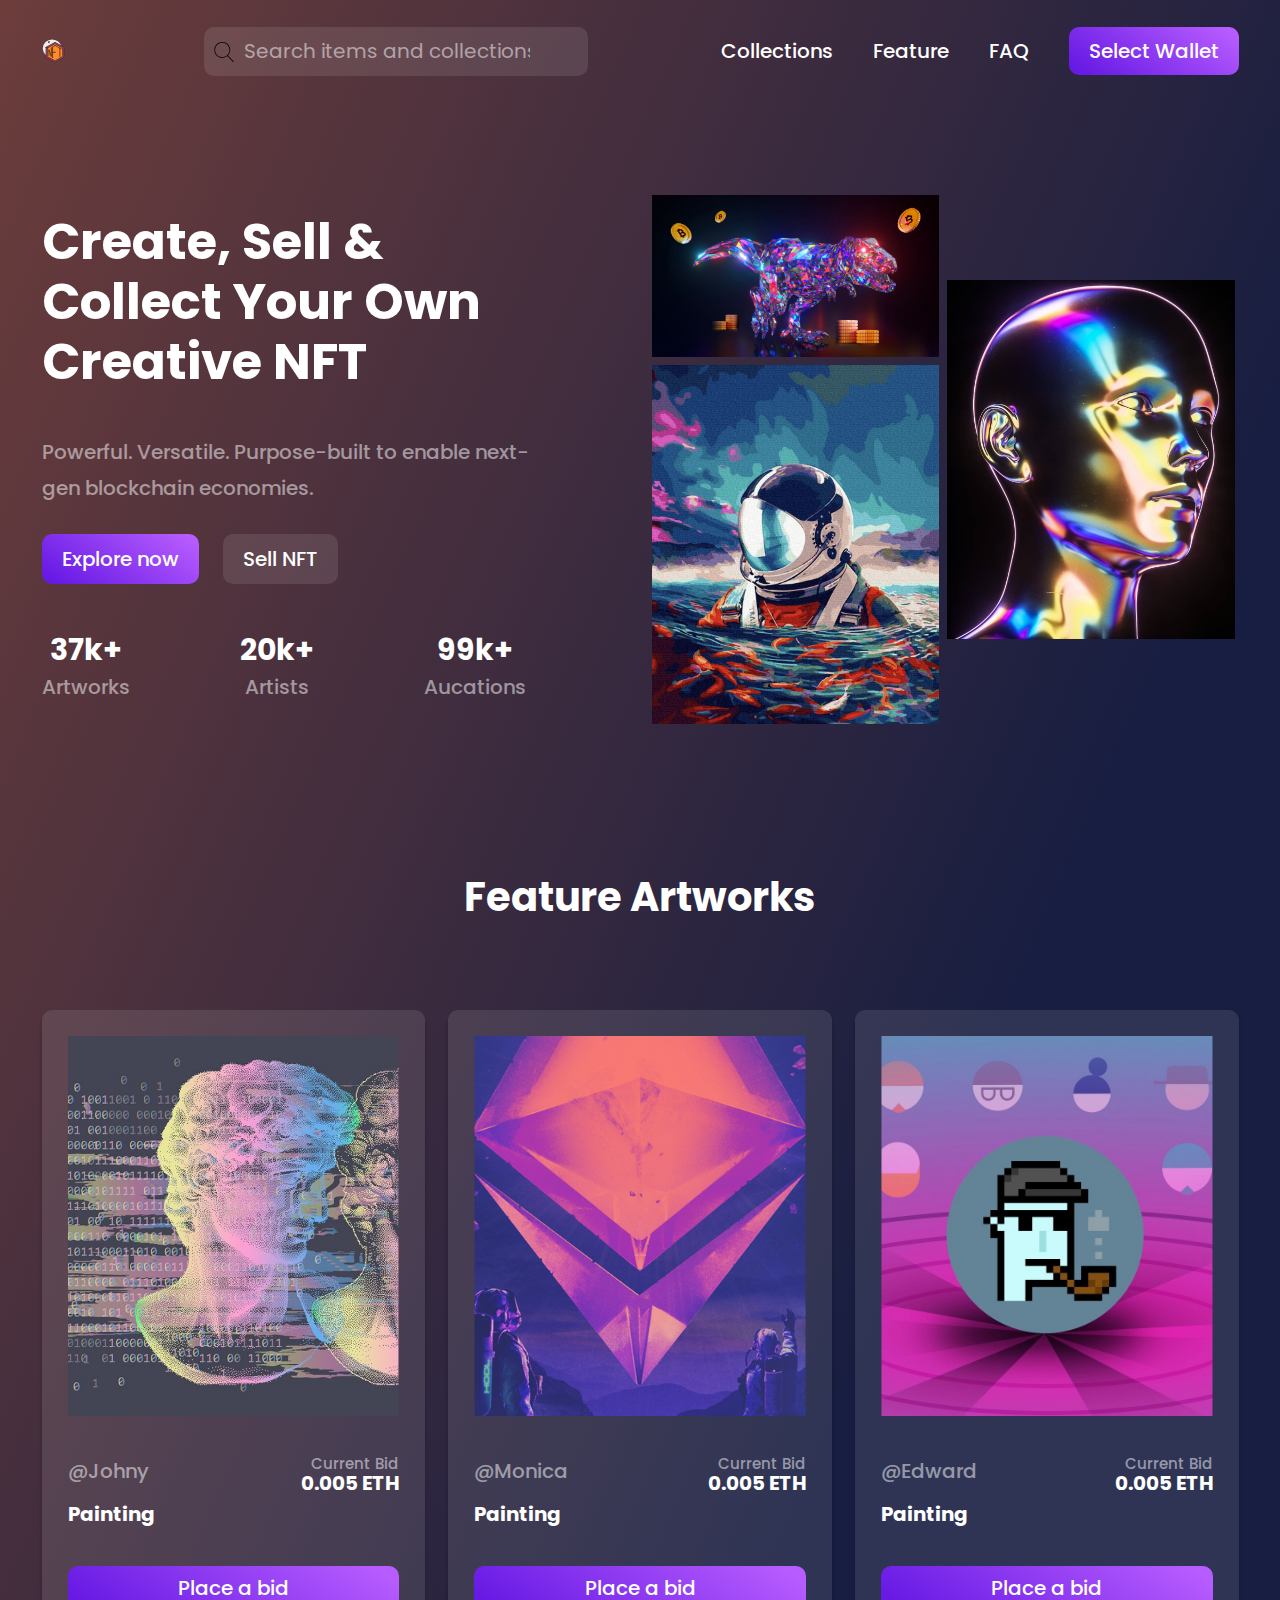
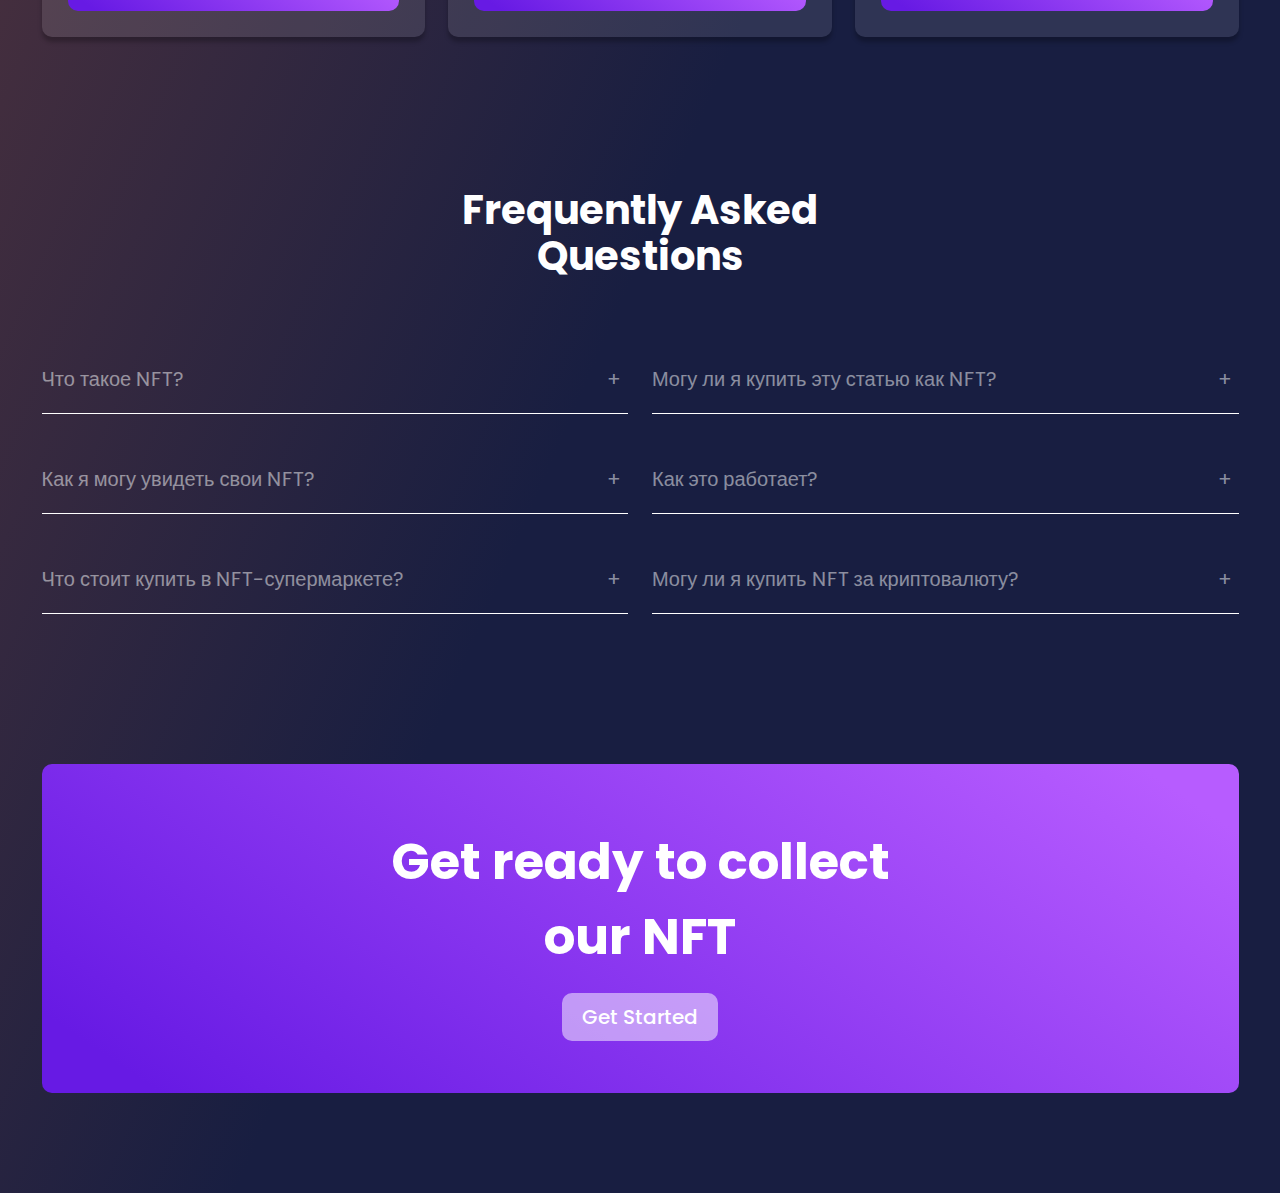
<file: index.html>
<!DOCTYPE html>
<html lang="en">
<head>
    <meta charset="UTF-8">
    <meta http-equiv="X-UA-Compatible" content="IE=edge">
    <meta name="viewport" content="width=device-width, initial-scale=1.0">
    <title>NFT</title>
    <link rel="stylesheet" href="styles/normalise.css">
    <link rel="stylesheet" href="styles/style.css">
    <link rel="icon" href="images/icon1.jpg" type="image/x-icon">

</head>
<body>
    <header class="header">
        
        <a href="#" class="header__logo"></a>
        <div class="form">  
            <button class="form__button"></button>
            <input class="form__input" type="search" placeholder="Search items and collections">
        </div>
        <nav class="header__nav">
            <ul class="header__list">
                <li class="header_item"><a class="header__link" href="#">Collections</a></li>
                <li class="header_item"><a class="header__link" href="#">Feature</a></li>
                <li class="header_item"><a class="header__link" href="#">FAQ</a></li>
                <li class="header_item"><a class="header__link gradient" href="#">Select Wallet</a></li>
            </ul>
        </nav>
        <div class="header__buttons">
            <button class="header__search"></button>
            <button class="header__menu"></button>
        </div>
        
    </header>
    <div class="conteiner">
     <section>
        
            <div class="main">
                <div class="main__text">
                   <h1 class="main__title">Create, Sell & Collect Your Own Creative NFT</h1>
                   <p class="main__desc">Powerful. Versatile. Purpose-built to enable next-gen blockchain economies.</p>
                  <a class="main__btn main__btn_gradient" href="">Explore now</a>
                 <a class="main__btn" href="">Sell NFT</a>
                 <ul class="main__list">
                      <li class="main__item"><span class="main__span">37k+</span>Artworks</li>
                      <li class="main__item"><span class="main__span">20k+</span>Artists</li>
                      <li class="main__item"><span class="main__span">99k+</span>Aucations</li>
                 </ul>
                 </div>
                 <div class="main__image">
                    <div class="image__columns">
                        <img src="images/Where-to-buy-NFT.jpg" >
                        <img src="images/gx35337.jpg">
                       
                    </div>
                    
                    <div class="image__columns">
                        <img src="images/2fcfb601dbb8f0ed6ba3921545759044.jpg" >

                    </div>
                
                 </div>
             </div>
        
     </section>

     <section>
        <h2 class="title">Feature Artworks</h2>
        <div class="card">
            <div class="card__item">
                <div class="card__cover">
                    <img class="card__img" src="images/58db09e2-00ba-49b6-8805-9d1f909a99e3.jpg" alt="">
                </div>
                <div class="card__info">
                    <div>
                        <p class="card__nick">@Johny</p>
                        <p class="card__autor">Painting</p>
                    </div>
                    <p class="card__bid">Current Bid <span class="card__price"> 0.005 ETH</span></p>
                </div>
                <a href="#" class="card__link">Place a bid</a>
            </div>
            <div class="card__item">
                <div class="card__cover">
                    <img class="card__img" src="images/1652953632758038.png" alt="">
                </div>
                <div class="card__info">
                    <div>
                        <p class="card__nick">@Monica</p>
                        <p class="card__autor">Painting</p>
                    </div>
                    <p class="card__bid">Current Bid <span class="card__price"> 0.005 ETH</span></p>
                </div>
                <a href="#" class="card__link">Place a bid</a>
            </div>
           
            <div class="card__item">
                <div class="card__cover">
                    <img class="card__img" src="images/cryptopunks-la-gi-cach-so-huu-tac-pham-cryptopunks-nhu-the-nao-2.jpg" alt="">
                </div>
                <div class="card__info">
                    <div>
                        <p class="card__nick">@Edward</p>
                        <p class="card__autor">Painting</p>
                    </div>
                    <p class="card__bid">Current Bid <span class="card__price"> 0.005 ETH</span></p>
                </div>
                <a href="#" class="card__link">Place a bid</a>
            </div>
            
        </div>

     </section>
     <section>
        <h2 class="title">Frequently Asked Questions</h2>
        <div class="faq">
            <div class="faq__item">
                <button class="collapsible">Что такое NFT?</button>
                <div class="content">
                <p>NFT (Non-fungible token) — не-взаимозаменяемые токены.Это означает, что токен уникален и не может быть заменен чем-то другим.</p>
                  </div>
                 <button class="collapsible">Как я могу увидеть свои NFT?</button>
                 <div class="content">
                      <p>Откройте кошелек Phantom или любой другой кошелёк и нажмите на значок для просмотра вашей иллюстрации.</p>
                         </div>
                 <button class="collapsible">Что стоит купить в NFT-супермаркете?</button>
                <div class="content">
             <p>NFT-токены — это что угодно, но обязательно цифровое. Например, рисунки, музыка, ваш мозг, скачанный и превращенный в искусственный интеллект. Но настоящий ажиотаж был связан с использованием этой технологии для продажи именно цифрового искусства.</p>
                </div>
            </div>
            <div class="faq__item">
                <button class="collapsible">Могу ли я купить эту статью как NFT?</button>
                <div class="content">
                <p>Нет, но технически всё цифровое можно продать как NFT. deadmau5 продает цифровые анимированные стикеры. Уильям Шетнер продавал коллекционные карточки на тему Шетнера (одной из которых, по-видимому, был рентгеновский снимок его зубов).</p>
                  </div>
                 <button class="collapsible">Как это работает?</button>
                 <div class="content">
                      <p>Большинство NFT-токенов являются частью блокчейна Ethereum. Ethereum — это криптовалюта, такая же как биткойн или dogecoin, но ее блокчейн поддерживает и NFT-токены. Они хранят дополнительную информацию, которая заставляет эти токены работать иначе, по сравнению с криптовалютой ETH. Стоит отметить, что другие блокчейны могут реализовывать свои собственные версии NFT.</p>
                    </div>
                 <button class="collapsible">Могу ли я купить NFT за криптовалюту?</button>
                <div class="content">
             <p>Да, наверное. Многие торговые площадки принимают Ethereum. Но технически каждый человек может продать NFT и запросить любую валюту, какую захочет.</p>
                </div>
            </div>

        </div>
     </section>
     <div class="banner">
        <h3 class="banner__title">Get ready to collect our NFT</h3>
        <a href="#" class="banner__link">Get Started</a>
     </div>
    </div>
    <script src="scripts/script.js"></script>
</body>
</html>
</file>
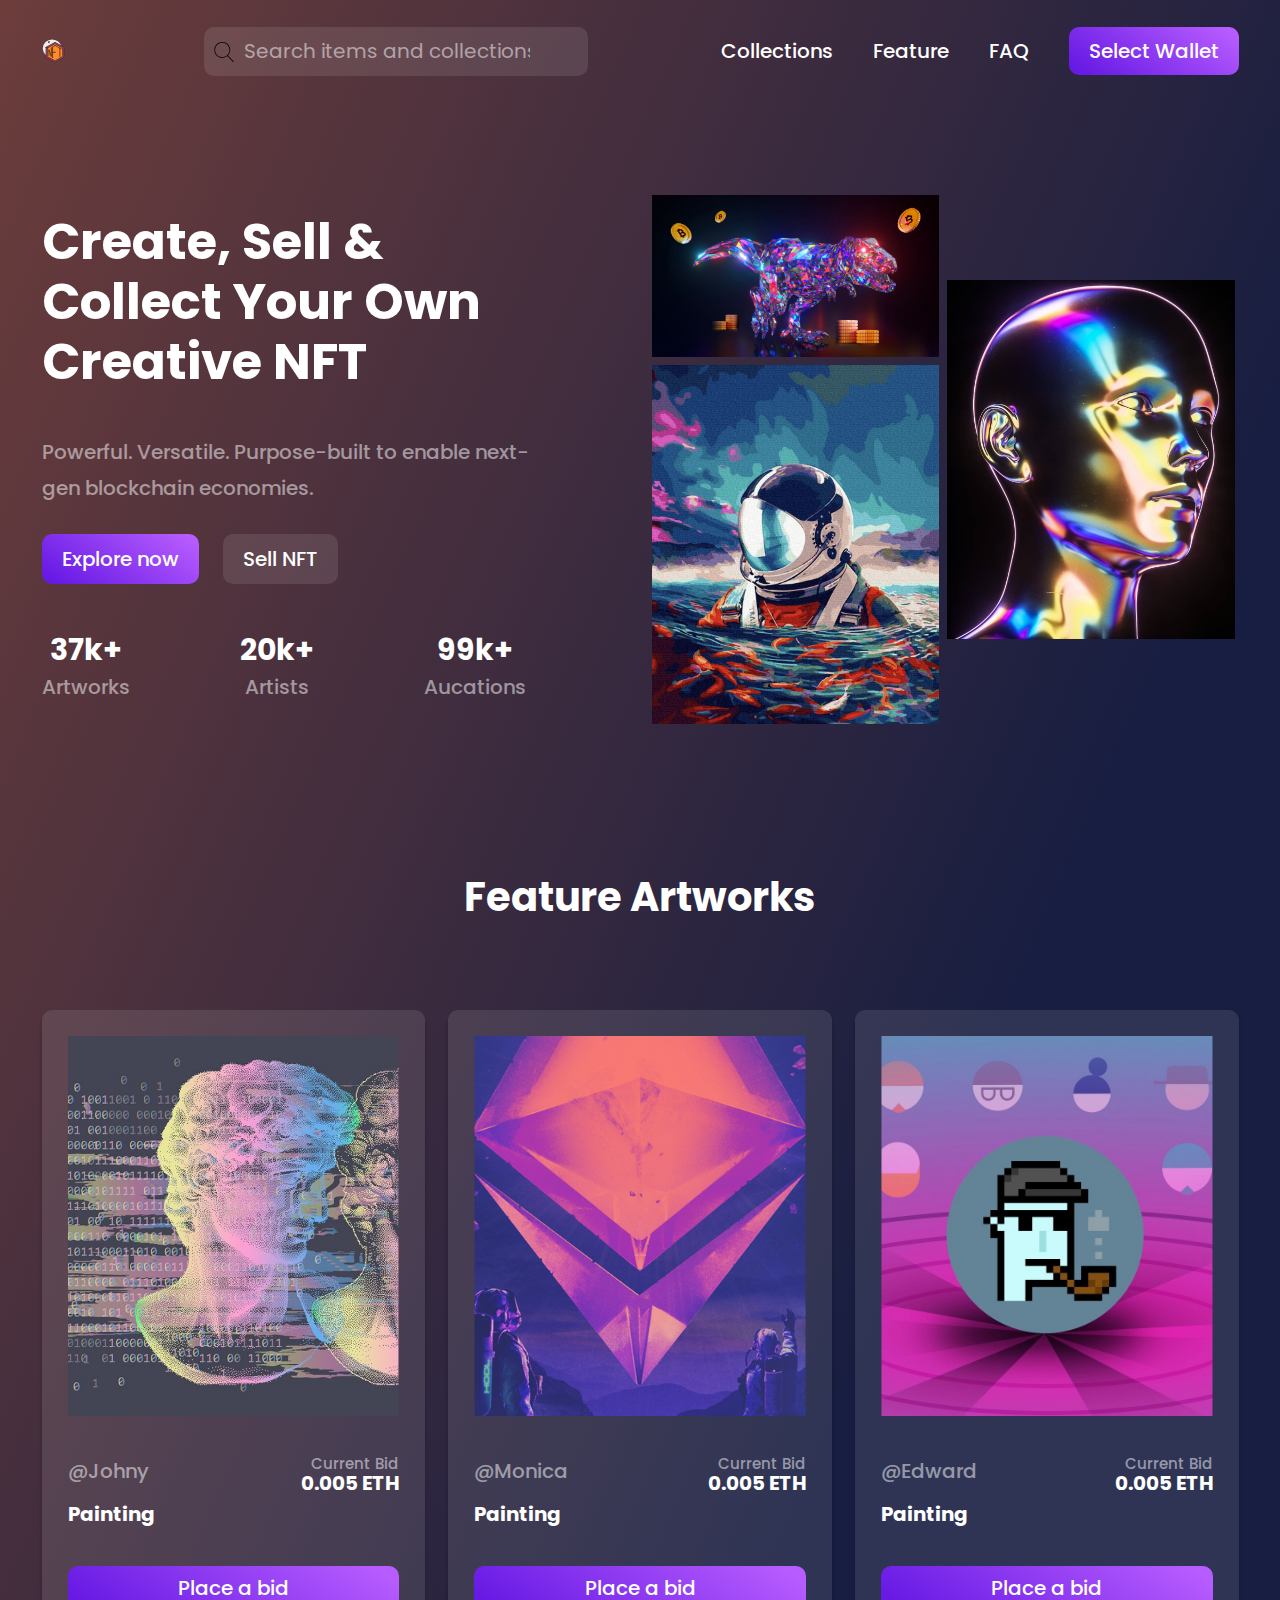
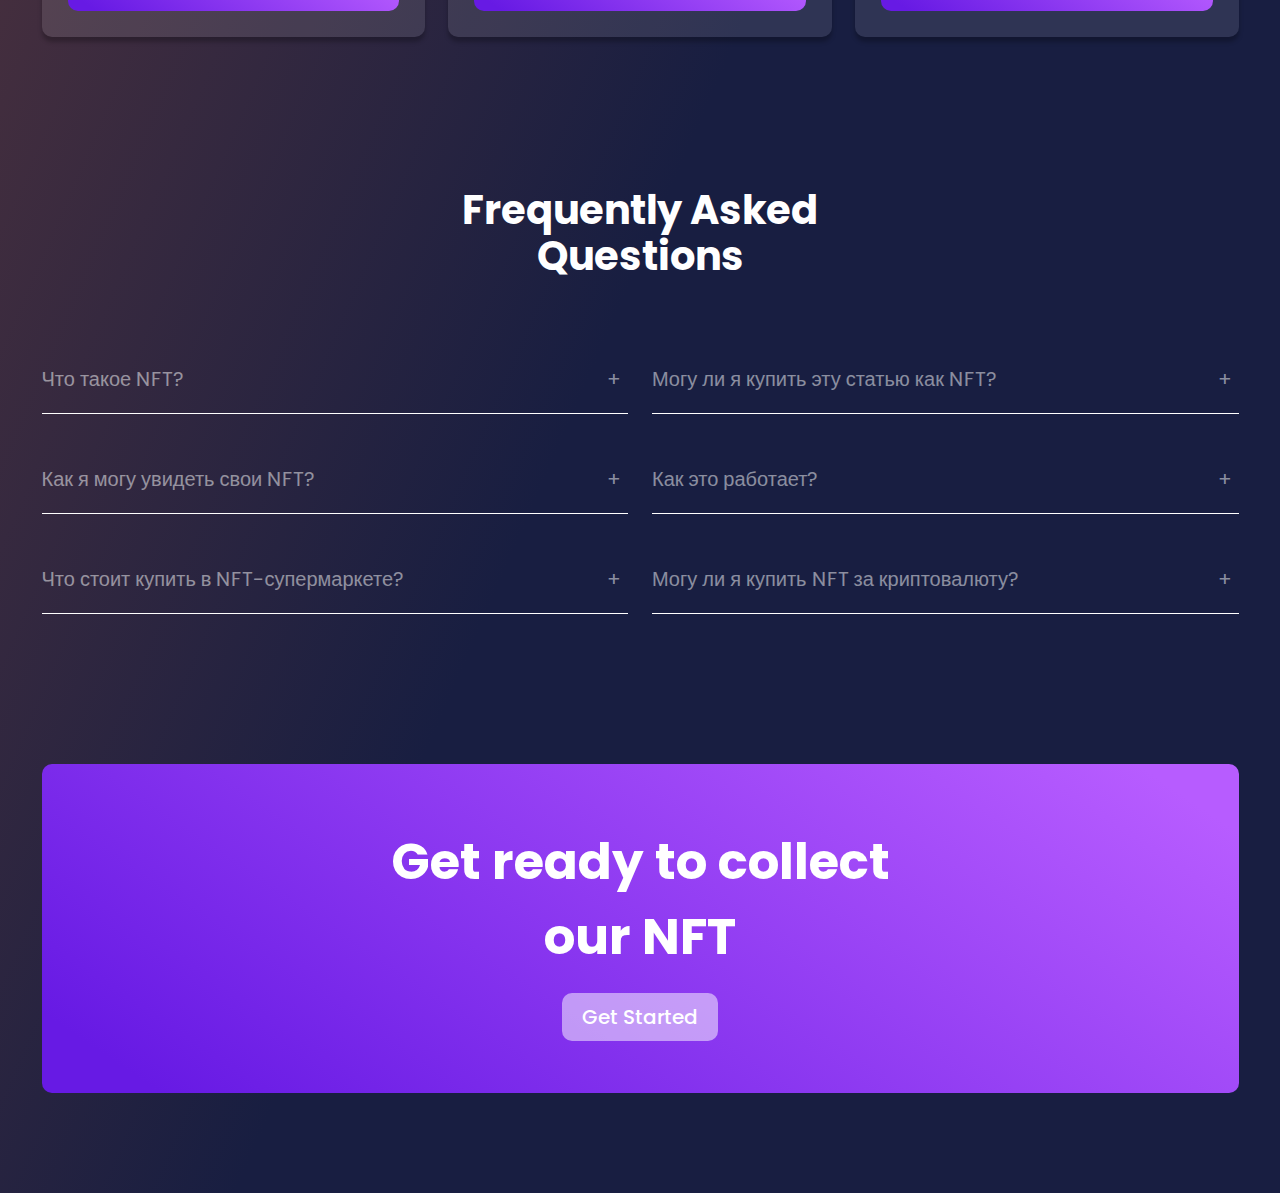
<file: sitenft.html>
<!DOCTYPE html>
<html lang="en">
<head>
    <meta charset="UTF-8">
    <meta http-equiv="X-UA-Compatible" content="IE=edge">
    <meta name="viewport" content="width=device-width, initial-scale=1.0">
    <title>NFT</title>
    <link rel="stylesheet" href="styles/normalise.css">
    <link rel="stylesheet" href="styles/style.css">
    <link rel="icon" href="images/icon1.jpg" type="image/x-icon">

</head>
<body>
    <header class="header">
        
        <a href="#" class="header__logo"></a>
        <div class="form">  
            <button class="form__button"></button>
            <input class="form__input" type="search" placeholder="Search items and collections">
        </div>
        <nav class="header__nav">
            <ul class="header__list">
                <li class="header_item"><a class="header__link" href="#">Collections</a></li>
                <li class="header_item"><a class="header__link" href="#">Feature</a></li>
                <li class="header_item"><a class="header__link" href="#">FAQ</a></li>
                <li class="header_item"><a class="header__link gradient" href="#">Select Wallet</a></li>
            </ul>
        </nav>
        <div class="header__buttons">
            <button class="header__search"></button>
            <button class="header__menu"></button>
        </div>
        
    </header>
    <div class="conteiner">
     <section>
        
            <div class="main">
                <div class="main__text">
                   <h1 class="main__title">Create, Sell & Collect Your Own Creative NFT</h1>
                   <p class="main__desc">Powerful. Versatile. Purpose-built to enable next-gen blockchain economies.</p>
                  <a class="main__btn main__btn_gradient" href="">Explore now</a>
                 <a class="main__btn" href="">Sell NFT</a>
                 <ul class="main__list">
                      <li class="main__item"><span class="main__span">37k+</span>Artworks</li>
                      <li class="main__item"><span class="main__span">20k+</span>Artists</li>
                      <li class="main__item"><span class="main__span">99k+</span>Aucations</li>
                 </ul>
                 </div>
                 <div class="main__image">
                    <div class="image__columns">
                        <img src="images/Where-to-buy-NFT.jpg" >
                        <img src="images/gx35337.jpg">
                       
                    </div>
                    
                    <div class="image__columns">
                        <img src="images/2fcfb601dbb8f0ed6ba3921545759044.jpg" >

                    </div>
                
                 </div>
             </div>
        
     </section>

     <section>
        <h2 class="title">Feature Artworks</h2>
        <div class="card">
            <div class="card__item">
                <div class="card__cover">
                    <img class="card__img" src="images/58db09e2-00ba-49b6-8805-9d1f909a99e3.jpg" alt="">
                </div>
                <div class="card__info">
                    <div>
                        <p class="card__nick">@Johny</p>
                        <p class="card__autor">Painting</p>
                    </div>
                    <p class="card__bid">Current Bid <span class="card__price"> 0.005 ETH</span></p>
                </div>
                <a href="#" class="card__link">Place a bid</a>
            </div>
            <div class="card__item">
                <div class="card__cover">
                    <img class="card__img" src="images/1652953632758038.png" alt="">
                </div>
                <div class="card__info">
                    <div>
                        <p class="card__nick">@Monica</p>
                        <p class="card__autor">Painting</p>
                    </div>
                    <p class="card__bid">Current Bid <span class="card__price"> 0.005 ETH</span></p>
                </div>
                <a href="#" class="card__link">Place a bid</a>
            </div>
           
            <div class="card__item">
                <div class="card__cover">
                    <img class="card__img" src="images/cryptopunks-la-gi-cach-so-huu-tac-pham-cryptopunks-nhu-the-nao-2.jpg" alt="">
                </div>
                <div class="card__info">
                    <div>
                        <p class="card__nick">@Edward</p>
                        <p class="card__autor">Painting</p>
                    </div>
                    <p class="card__bid">Current Bid <span class="card__price"> 0.005 ETH</span></p>
                </div>
                <a href="#" class="card__link">Place a bid</a>
            </div>
            
        </div>

     </section>
     <section>
        <h2 class="title">Frequently Asked Questions</h2>
        <div class="faq">
            <div class="faq__item">
                <button class="collapsible">Что такое NFT?</button>
                <div class="content">
                <p>NFT (Non-fungible token) — не-взаимозаменяемые токены.Это означает, что токен уникален и не может быть заменен чем-то другим.</p>
                  </div>
                 <button class="collapsible">Как я могу увидеть свои NFT?</button>
                 <div class="content">
                      <p>Откройте кошелек Phantom или любой другой кошелёк и нажмите на значок для просмотра вашей иллюстрации.</p>
                         </div>
                 <button class="collapsible">Что стоит купить в NFT-супермаркете?</button>
                <div class="content">
             <p>NFT-токены — это что угодно, но обязательно цифровое. Например, рисунки, музыка, ваш мозг, скачанный и превращенный в искусственный интеллект. Но настоящий ажиотаж был связан с использованием этой технологии для продажи именно цифрового искусства.</p>
                </div>
            </div>
            <div class="faq__item">
                <button class="collapsible">Могу ли я купить эту статью как NFT?</button>
                <div class="content">
                <p>Нет, но технически всё цифровое можно продать как NFT. deadmau5 продает цифровые анимированные стикеры. Уильям Шетнер продавал коллекционные карточки на тему Шетнера (одной из которых, по-видимому, был рентгеновский снимок его зубов).</p>
                  </div>
                 <button class="collapsible">Как это работает?</button>
                 <div class="content">
                      <p>Большинство NFT-токенов являются частью блокчейна Ethereum. Ethereum — это криптовалюта, такая же как биткойн или dogecoin, но ее блокчейн поддерживает и NFT-токены. Они хранят дополнительную информацию, которая заставляет эти токены работать иначе, по сравнению с криптовалютой ETH. Стоит отметить, что другие блокчейны могут реализовывать свои собственные версии NFT.</p>
                    </div>
                 <button class="collapsible">Могу ли я купить NFT за криптовалюту?</button>
                <div class="content">
             <p>Да, наверное. Многие торговые площадки принимают Ethereum. Но технически каждый человек может продать NFT и запросить любую валюту, какую захочет.</p>
                </div>
            </div>

        </div>
     </section>
     <div class="banner">
        <h3 class="banner__title">Get ready to collect our NFT</h3>
        <a href="#" class="banner__link">Get Started</a>
     </div>
    </div>
    <script src="scripts/script.js"></script>
</body>
</html>
</file>
<file: styles/style.css>
@import url('https://fonts.googleapis.com/css2?family=Montserrat&family=Poppins:wght@500;700&display=swap');

body{
    font-family: 'Montserrat', sans-serif;
 font-family: 'Poppins', sans-serif;
 background: linear-gradient(113.49deg , #984D38 -30.3% , #181E41 58.12%)no-repeat;
 font-weight: 500;
 color: #fff;
}

.header{
    max-width: 1197px;
    margin: 0 auto;
    display: flex;
    justify-content: space-between;
    align-items: center;
    padding: 20px 15px 104px 15px;
   
}

.header__logo{
    display: block;
    width: 29px;
    height: 25px;
    background-image: url(../images/token_crypto_nft_nft_icon_225993.svg) ;
    background-repeat: no-repeat;
    border-color: rgba(255, 255, 255, 0.5);
}

.form{
    position: relative;
}

.form__button{
    display: block;
    width: 20px;
    height: 20px;
    background-image: url(../images/search-svgrepo-com.svg); 
    background-repeat: no-repeat;
    background-color: transparent;
    border: none;
    position: absolute;
    top: calc(50% - 10px);
    left: 10px;
}

.form__input{
    width: 384px;
    background: rgba(255, 255, 255, 0.1);
    border: none;
    border-radius: 10px;
    padding: 13px 40px;
    color: #fff;
    font-size: 20px;
}

.form__input::placeholder{
    color: rgba(255, 255, 255, 0.5);
}

.form__input:focus{
    outline: none;
}

.header__list{
    display: flex;
    list-style-type: none;
    gap: 40px;
    font-size: 20px;
    padding-left: 0;
}
.header__link{
    color: #fff;
    text-decoration: none;
}

.gradient{
    background:linear-gradient(214.02deg , #B75CFF 6.04% , #671AE4 92.95%) ;
    border-radius: 10px;
    padding: 10px 20px;
}

.conteiner{
    max-width: 1197px;
    margin: 0 auto;
    padding: 0 15px;
}

.main{
    display: flex;
    align-items: center;
    justify-content: space-between;
    margin-bottom: 150px;
    
}


.main__text {
    flex-basis: 490px;
}
.main__title {
    font-size: 50px;
    font-weight: 700;
    line-height: 1.2;
    margin-top: 0;
    margin-bottom: 42px;
}
.main__desc {
    font-size: 20px;
    line-height: 1.8;
    color: rgba(255, 255, 255, 0.5);
    margin-top: 0;
    margin-bottom: 42px;
}
.main__btn {
    font-size: 20px;
    color: #fff;
    text-decoration: none;
    border-radius: 10px;
    background: rgba(255, 255, 255, 0.1);
    padding: 11px 20px;
}
.main__btn_gradient {
    background: linear-gradient(214.02deg, #B75CFF 6.04%, #671AE4 92.95%);
    margin-right: 20px;
}
.main__list {
    display: flex;
    list-style-type: none;
    padding-left: 0;
    text-align: center;
    gap: 110px;
    margin-top: 62px;
    margin-bottom: 0;
}
.main__item {
    color: rgba(255, 255, 255, 0.5);
    font-size: 20px;
}
.main__span {
    display: block;
    color: #fff;
    font-size: 30px;
    font-weight: 700;
    margin-bottom:8px ;
}

.main__image {
    flex-basis: calc(100% - 490px - 116px);
    display:flex; 
    flex-wrap: wrap;
}


.image__columns {
    flex: 25%;
    max-width: 100%;
    padding: 0 4px;
    align-self: center;
    
}
.image__columns img {
    margin-top: 8px;
    vertical-align: middle;
    width: 100%;

  }



.title{
    font-size: 40px;
    font-weight: 700;
    text-align: center;
    
    max-width: 390px;
    margin: 0 auto 4px;
}

.card{
 margin:90px 0 150px 0;
 display: flex;
 justify-content: space-between;
}

.card__item {
    background: rgba(255, 255, 255, 0.1);
    box-shadow: 0 5px 4px rgba(0, 0, 0, 0.25);
    border-radius: 10px;
 padding: 26px;
 flex-basis: 32%;
 box-sizing: border-box;
 transition: .2s;
}

.card__item:hover{
    background: rgba(255, 255, 255, 0.5);
}

.card__cover {
    position: relative;
    overflow: hidden;
    width: 100%;
    height: 380px;
}

.card__img{
    width: 100%;
    height: 380px;
    position: absolute;
    object-fit: cover;
    left: 50%;
    top: 50%;
    transform: translate(-50%,-50%);
}


.card__info {
    display: flex;
    justify-content: space-between;
    margin-top: 24px;
}
.card__nick {
    font-size: 20px;
    color: rgba(255, 255, 255, 0.5)
}
.card__autor {
    font-size: 20px;
    font-weight: 700;
}
.card__bid {
    text-align: right;
    font-size: 15px;
    color: rgba(255, 255, 255, 0.5);
}
.card__price {
    display: block;
    font-size: 20px;
    font-weight: 700;
    color: #fff;
}

.card__link{
    display: block;
    text-align: center;
    font-size: 20px;
    color: #fff;
    text-decoration: none;
    border-radius: 10px;
    background: linear-gradient(214.02deg, #B75CFF 6.04%, #671AE4 92.95%);
    padding: 11px 20px;
    margin-top: 20px;
}


.collapsible {
    background-color: transparent;
    color: rgba(255, 255, 255, 0.5);
    cursor: pointer;
    padding: 22px 0;
    width: 100%;
    border: none;
    border-bottom:1px solid #fff ;
    text-align: left;
    outline: none;
    font-size: 20px;
    margin-bottom: 32px;
}
  
.active, .collapsible:hover {
    background-color: transparent;
    color: rgba(255, 255, 255, 1);
}
  
.collapsible:after {
    content: '\002B';
    color: rgba(255, 255, 255, 0.5);
    float: right;
    margin-left: 5px;
    margin-right: 7px;
}
  
.active:after {
    content: "\2212";
    color: rgba(255, 255, 255, 1);
}
  
.content {
    padding: 0 18px;
    max-height: 0;
    overflow: hidden;
    transition: max-height 0.2s ease-out;
    line-height: 1.5;
}

.faq {
    display: flex;
    justify-content: space-between;
    margin-top:67px;
    
}

.faq__item{
    flex-basis: 49%;
}

.banner{
    background: linear-gradient(214.02deg, #B75CFF 6.04%, #671AE4 92.95%);
    border-radius: 10px;
    padding: 60px 15px 64px;
    text-align: center;
    margin-top: 118px;
    margin-bottom: 100px;
}

.banner__title {
    font-size: 50px;
    font-weight: 700;
    max-width: 500px;
    margin:0 auto 32px;
    line-height: 1.5;
}
.banner__link {
    background: rgba(255, 255, 255, 0.5);
    border-radius: 10px;
    font-size: 20px;
    padding: 10px 20px;
    text-decoration: none;
    color: #fff;
}

.header__buttons {
    display: none;
}

@media(max-width: 1130px){
    .header , .conteiner{
        max-width: 900px;
    }
    .header__list{
        gap: 20px;
        font-size: 16px;

    }
    .form__input{
        width: 260px;
        font-size: 14px;
        padding: 13px 13px 13px 40px;
    }
    .main__image{
        flex-basis: calc(100% - 450px - 30px);
    }
    .main__text{
        flex-basis: 450px;
    }
    .main__title{
        font-size: 43px;
    }
    .main__desc , .main__btn , .main__item , .card__link , .collapsible{
        font-size: 18px;
    }
    .main__span{
        font-size: 26px;
    }
    .main__list{
        gap: 40px;
    }
    .title{
        font-size: 36px;
    }
    .card__cover , .card__img{
        height: 300px;
    }
    .card__price , .card__autor , .card__nick{
        font-size: 16px;
    }
}
@media(max-width:880px){
    .header , .conteiner{
        max-width: 750px;
    }
     .header__buttons{
        display: flex;
    }
    .form , .header__nav{
        display: none;
    }
    .header__search , .header__menu{
        display: block;
        border: none;
        background: transparent;
        height: 30px;
    }
    .header__search{
        width: 30px;
        
        background-image: url(../images/lens.svg);
    }
    .header__menu{
        width: 30px;
        margin-left: 22px;
        background-image: url(../images/icons8-menu.svg);
    }
    .main{
        position: relative;
    }
    .main__image{
        position: absolute;
        flex-basis: inherit;
        max-width: 33vw;
        right: 0;
        bottom: 0;
    }
    .card__cover , .card__img{
        height: 30vw;
    }
    .card__info{
        flex-direction: column;
        text-align: center;
    }
    .card__bid{
        margin-top: 10px;
        text-align: center;
    }
    .banner{
        padding: 30px 15px 48px;
    }
    .banner__title{
        font-size: 30px;
    }
    
}

@media(max-width:734px){
    .header , .conteiner{
        max-width:400px;
    }
    .main__text{
        flex-basis: 100%;
        text-align: center;
    }
    .main__title{
        font-size: 34px;
    }
    .main__list{
        justify-content: center;
    }
    .main__desc, .main__btn, .main__item, .card__link, .collapsible , .banner__link {
        font-size: 16px;
    }
    .title{
        font-size: 30px;
    }
    .faq , .card {
        flex-direction:column;
    }
    .card{
        max-width: 300px;
        margin: 30px auto 100px;
    }
    .card__item{
        margin-top: 15px;
    }
    .image__columns{
        display: none;
    }
    .banner__title{
        font-size: 22px;
    }
}
</file>
<file: styles/normalise.css>
/*! normalize.css v8.0.1 | MIT License | github.com/necolas/normalize.css */html{line-height:1.15;-webkit-text-size-adjust:100%}body{margin:0}main{display:block}h1{font-size:2em;margin:.67em 0}hr{box-sizing:content-box;height:0;overflow:visible}pre{font-family:monospace,monospace;font-size:1em}a{background-color:transparent}abbr[title]{border-bottom:none;text-decoration:underline;text-decoration:underline dotted}b,strong{font-weight:bolder}code,kbd,samp{font-family:monospace,monospace;font-size:1em}small{font-size:80%}sub,sup{font-size:75%;line-height:0;position:relative;vertical-align:baseline}sub{bottom:-.25em}sup{top:-.5em}img{border-style:none}button,input,optgroup,select,textarea{font-family:inherit;font-size:100%;line-height:1.15;margin:0}button,input{overflow:visible}button,select{text-transform:none}[type=button],[type=reset],[type=submit],button{-webkit-appearance:button}[type=button]::-moz-focus-inner,[type=reset]::-moz-focus-inner,[type=submit]::-moz-focus-inner,button::-moz-focus-inner{border-style:none;padding:0}[type=button]:-moz-focusring,[type=reset]:-moz-focusring,[type=submit]:-moz-focusring,button:-moz-focusring{outline:1px dotted ButtonText}fieldset{padding:.35em .75em .625em}legend{box-sizing:border-box;color:inherit;display:table;max-width:100%;padding:0;white-space:normal}progress{vertical-align:baseline}textarea{overflow:auto}[type=checkbox],[type=radio]{box-sizing:border-box;padding:0}[type=number]::-webkit-inner-spin-button,[type=number]::-webkit-outer-spin-button{height:auto}[type=search]{-webkit-appearance:textfield;outline-offset:-2px}[type=search]::-webkit-search-decoration{-webkit-appearance:none}::-webkit-file-upload-button{-webkit-appearance:button;font:inherit}details{display:block}summary{display:list-item}template{display:none}[hidden]{display:none}
/*# sourceMappingURL=normalize.min.css.map */
</file>
